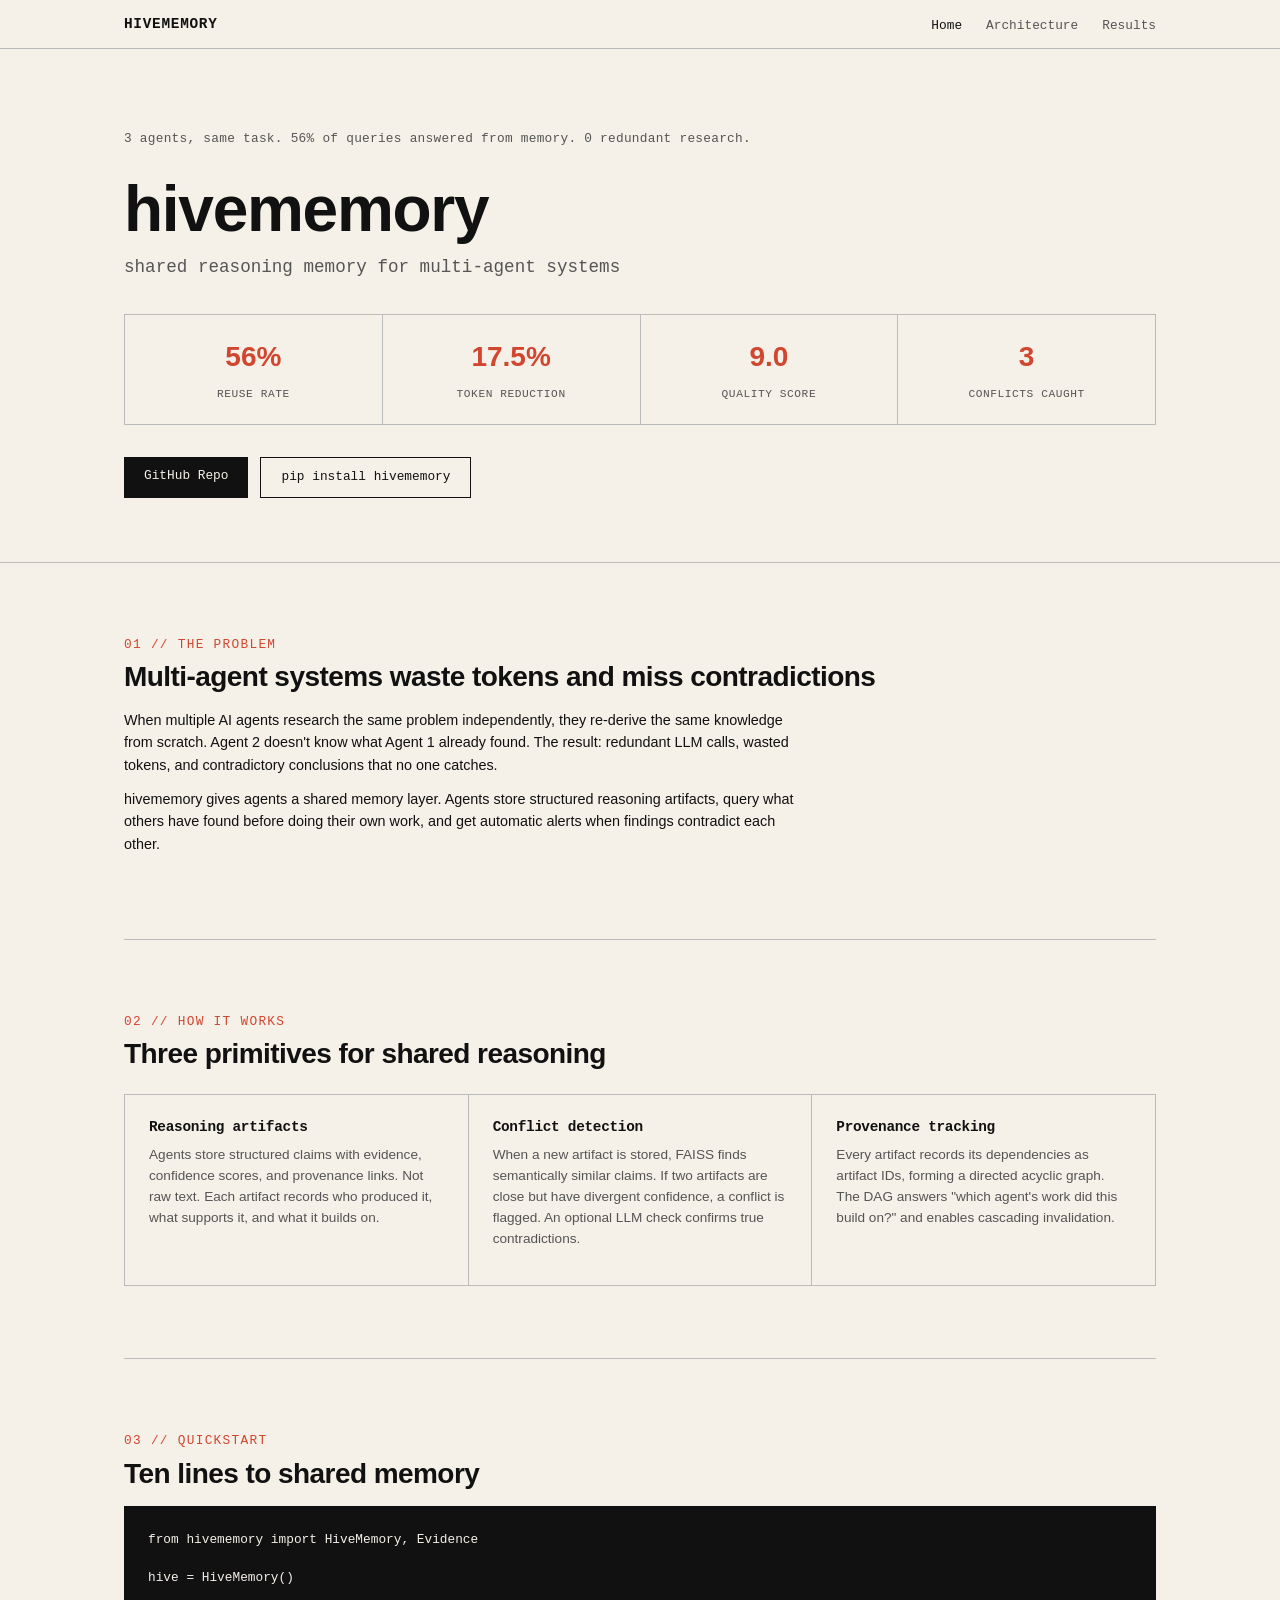
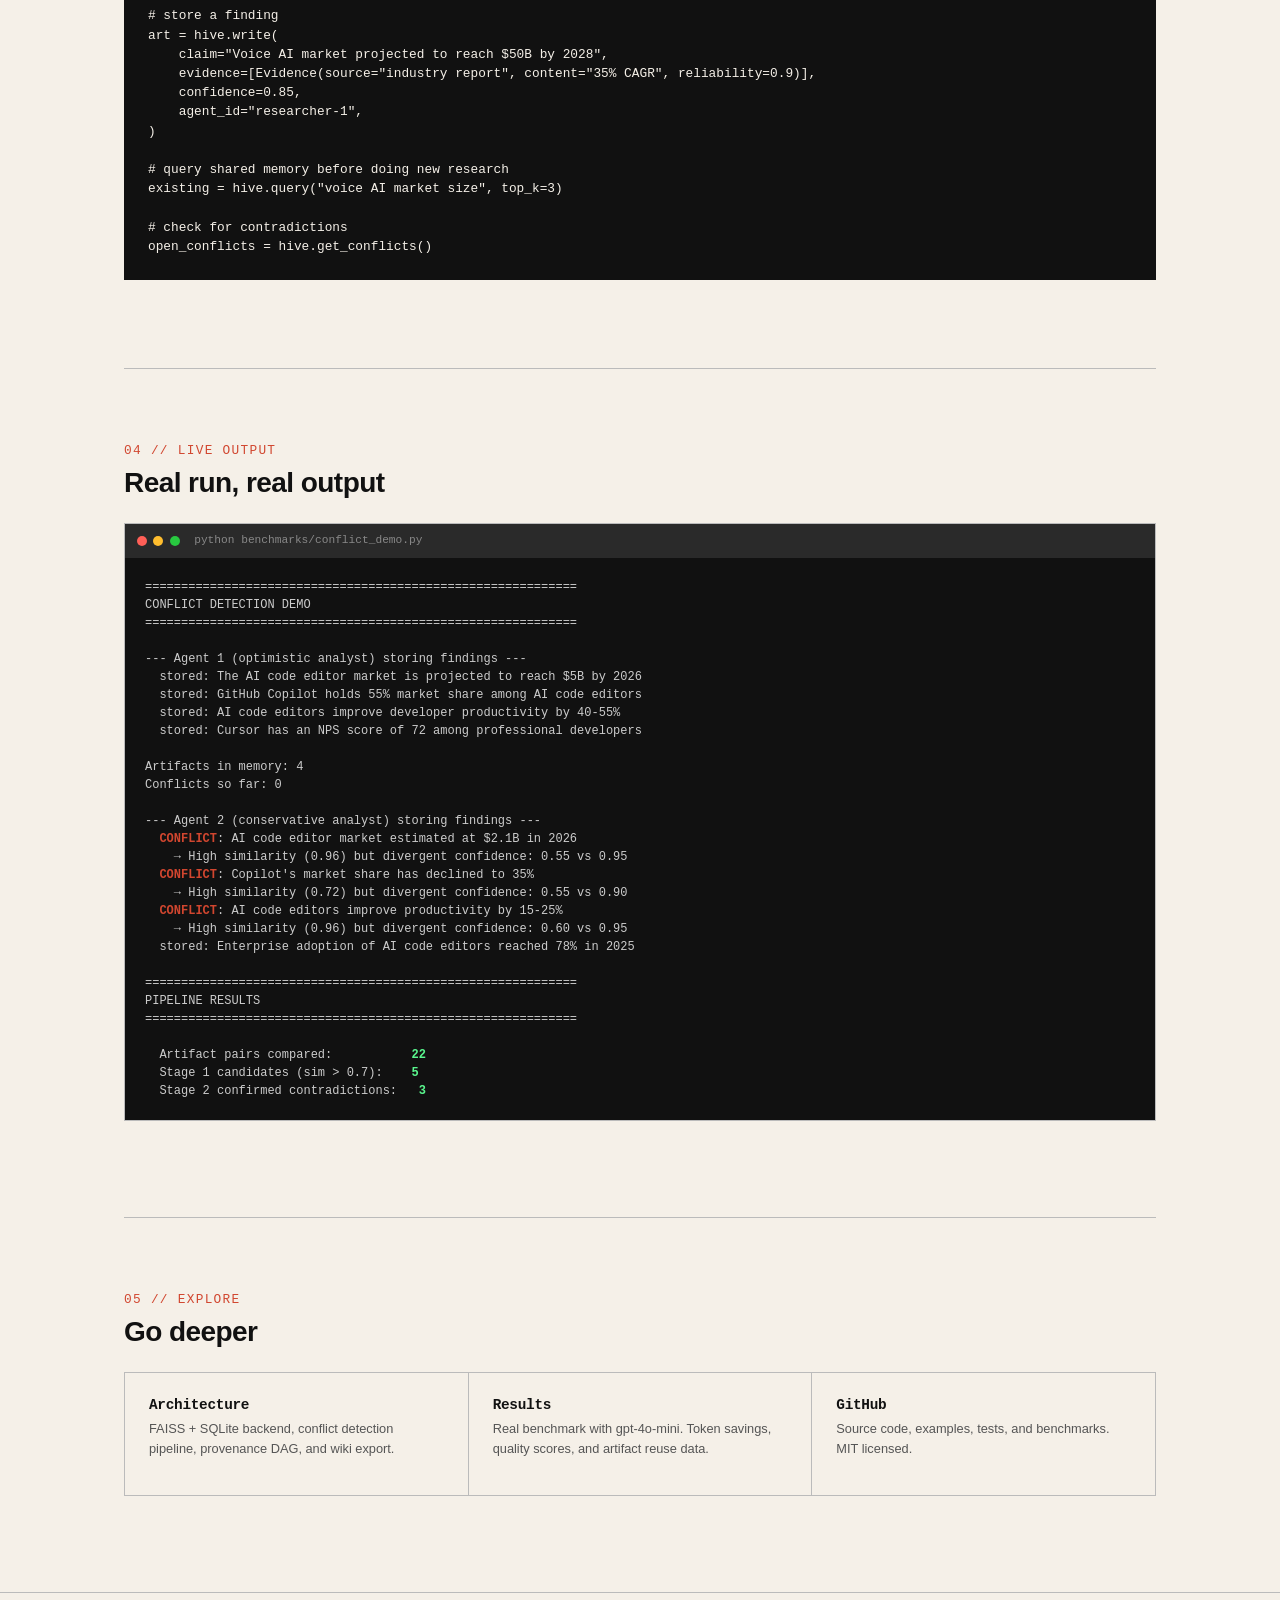
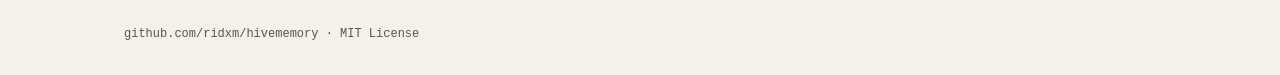
<file: docs/index.html>
<!DOCTYPE html>
<html lang="en">
<head>
  <meta charset="UTF-8">
  <meta name="viewport" content="width=device-width, initial-scale=1.0">
  <title>hivememory — shared reasoning memory for multi-agent systems</title>
  <link rel="stylesheet" href="style.css">
</head>
<body>

<nav>
  <div class="container">
    <a href="index.html" class="logo">HIVEMEMORY</a>
    <ul class="links">
      <li><a href="index.html" class="active">Home</a></li>
      <li><a href="architecture.html">Architecture</a></li>
      <li><a href="results.html">Results</a></li>
    </ul>
  </div>
</nav>

<div class="hero">
  <div class="container">
    <div class="hero-readout">
      <span class="readout-line">3 agents, same task. 56% of queries answered from memory. 0 redundant research.</span>
    </div>
    <h1>hivememory</h1>
    <p class="subline">shared reasoning memory for multi-agent systems</p>
    <div class="stats-grid hero-stats">
      <div class="stat-box">
        <span class="number">56%</span>
        <span class="label">reuse rate</span>
      </div>
      <div class="stat-box">
        <span class="number">17.5%</span>
        <span class="label">token reduction</span>
      </div>
      <div class="stat-box">
        <span class="number">9.0</span>
        <span class="label">quality score</span>
      </div>
      <div class="stat-box">
        <span class="number">3</span>
        <span class="label">conflicts caught</span>
      </div>
    </div>
    <div class="hero-links">
      <a href="https://github.com/ridxm/hivememory" class="btn btn-primary">GitHub Repo</a>
      <a href="https://pypi.org/project/hivememory/" class="btn btn-secondary">pip install hivememory</a>
    </div>
  </div>
</div>

<div class="container">

  <section>
    <span class="section-label">01 // The Problem</span>
    <h2>Multi-agent systems waste tokens and miss contradictions</h2>
    <p>When multiple AI agents research the same problem independently, they re-derive the same knowledge from scratch. Agent 2 doesn't know what Agent 1 already found. The result: redundant LLM calls, wasted tokens, and contradictory conclusions that no one catches.</p>
    <p>hivememory gives agents a shared memory layer. Agents store structured reasoning artifacts, query what others have found before doing their own work, and get automatic alerts when findings contradict each other.</p>
  </section>

  <section>
    <span class="section-label">02 // How It Works</span>
    <h2>Three primitives for shared reasoning</h2>
    <div class="three-col">
      <div class="block">
        <h3>Reasoning artifacts</h3>
        <p>Agents store structured claims with evidence, confidence scores, and provenance links. Not raw text. Each artifact records who produced it, what supports it, and what it builds on.</p>
      </div>
      <div class="block">
        <h3>Conflict detection</h3>
        <p>When a new artifact is stored, FAISS finds semantically similar claims. If two artifacts are close but have divergent confidence, a conflict is flagged. An optional LLM check confirms true contradictions.</p>
      </div>
      <div class="block">
        <h3>Provenance tracking</h3>
        <p>Every artifact records its dependencies as artifact IDs, forming a directed acyclic graph. The DAG answers "which agent's work did this build on?" and enables cascading invalidation.</p>
      </div>
    </div>
  </section>

  <section>
    <span class="section-label">03 // Quickstart</span>
    <h2>Ten lines to shared memory</h2>
    <pre>from hivememory import HiveMemory, Evidence

hive = HiveMemory()

# store a finding
art = hive.write(
    claim="Voice AI market projected to reach $50B by 2028",
    evidence=[Evidence(source="industry report", content="35% CAGR", reliability=0.9)],
    confidence=0.85,
    agent_id="researcher-1",
)

# query shared memory before doing new research
existing = hive.query("voice AI market size", top_k=3)

# check for contradictions
open_conflicts = hive.get_conflicts()</pre>
  </section>

  <section>
    <span class="section-label">04 // Live Output</span>
    <h2>Real run, real output</h2>
    <div class="terminal">
      <div class="terminal-bar">
        <span class="terminal-dot"></span>
        <span class="terminal-dot"></span>
        <span class="terminal-dot"></span>
        <span class="terminal-title">python benchmarks/conflict_demo.py</span>
      </div>
      <pre class="terminal-body">============================================================
CONFLICT DETECTION DEMO
============================================================

--- Agent 1 (optimistic analyst) storing findings ---
  stored: The AI code editor market is projected to reach $5B by 2026
  stored: GitHub Copilot holds 55% market share among AI code editors
  stored: AI code editors improve developer productivity by 40-55%
  stored: Cursor has an NPS score of 72 among professional developers

Artifacts in memory: 4
Conflicts so far: 0

--- Agent 2 (conservative analyst) storing findings ---
  <span class="t-conflict">CONFLICT</span>: AI code editor market estimated at $2.1B in 2026
    &rarr; High similarity (0.96) but divergent confidence: 0.55 vs 0.95
  <span class="t-conflict">CONFLICT</span>: Copilot's market share has declined to 35%
    &rarr; High similarity (0.72) but divergent confidence: 0.55 vs 0.90
  <span class="t-conflict">CONFLICT</span>: AI code editors improve productivity by 15-25%
    &rarr; High similarity (0.96) but divergent confidence: 0.60 vs 0.95
  stored: Enterprise adoption of AI code editors reached 78% in 2025

============================================================
PIPELINE RESULTS
============================================================

  Artifact pairs compared:           <span class="t-num">22</span>
  Stage 1 candidates (sim &gt; 0.7):    <span class="t-num">5</span>
  Stage 2 confirmed contradictions:   <span class="t-num">3</span></pre>
    </div>
  </section>

  <section>
    <span class="section-label">05 // Explore</span>
    <h2>Go deeper</h2>
    <div class="card-grid">
      <a href="architecture.html" class="card">
        <h3>Architecture</h3>
        <p>FAISS + SQLite backend, conflict detection pipeline, provenance DAG, and wiki export.</p>
      </a>
      <a href="results.html" class="card">
        <h3>Results</h3>
        <p>Real benchmark with gpt-4o-mini. Token savings, quality scores, and artifact reuse data.</p>
      </a>
      <a href="https://github.com/ridxm/hivememory" class="card">
        <h3>GitHub</h3>
        <p>Source code, examples, tests, and benchmarks. MIT licensed.</p>
      </a>
    </div>
  </section>

</div>

<footer>
  <div class="container">
    <div class="footer-left">
      <a href="https://github.com/ridxm/hivememory">github.com/ridxm/hivememory</a> &middot; MIT License
    </div>
  </div>
</footer>

</body>
</html>
</file>
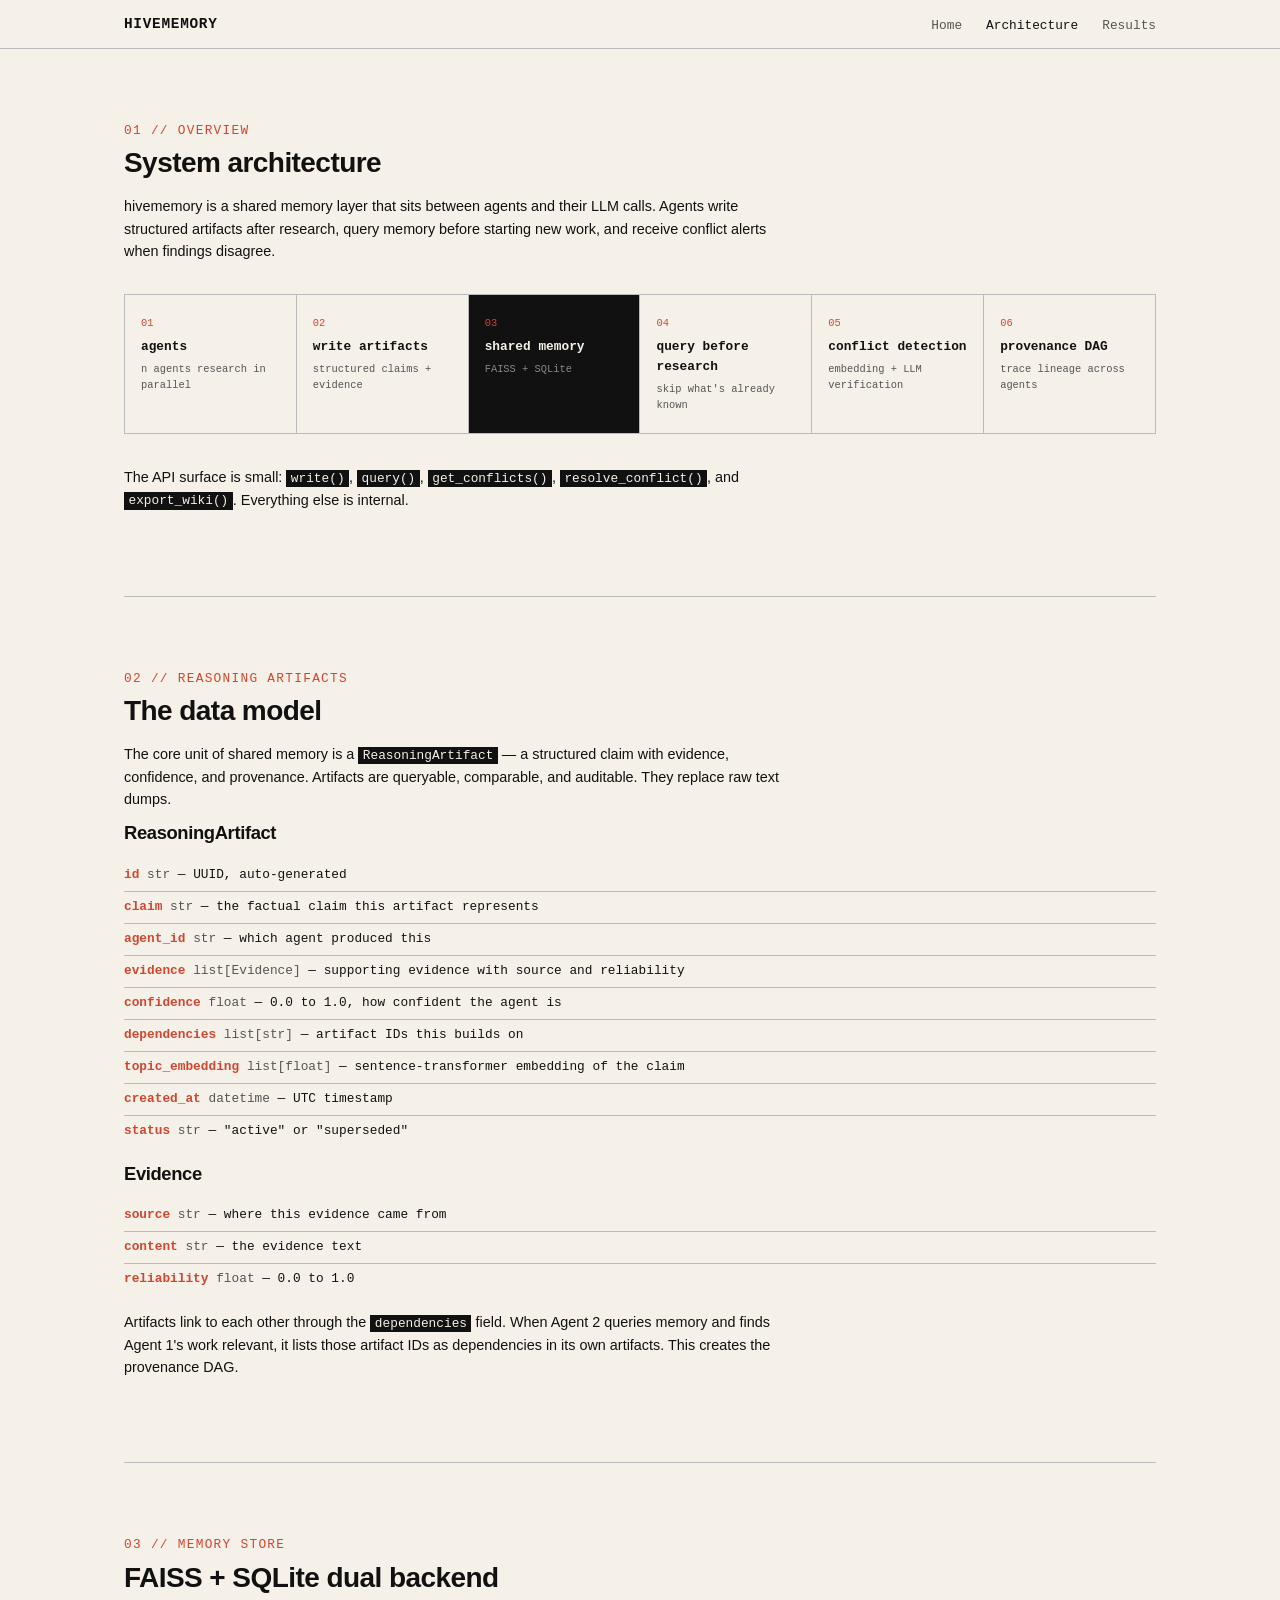
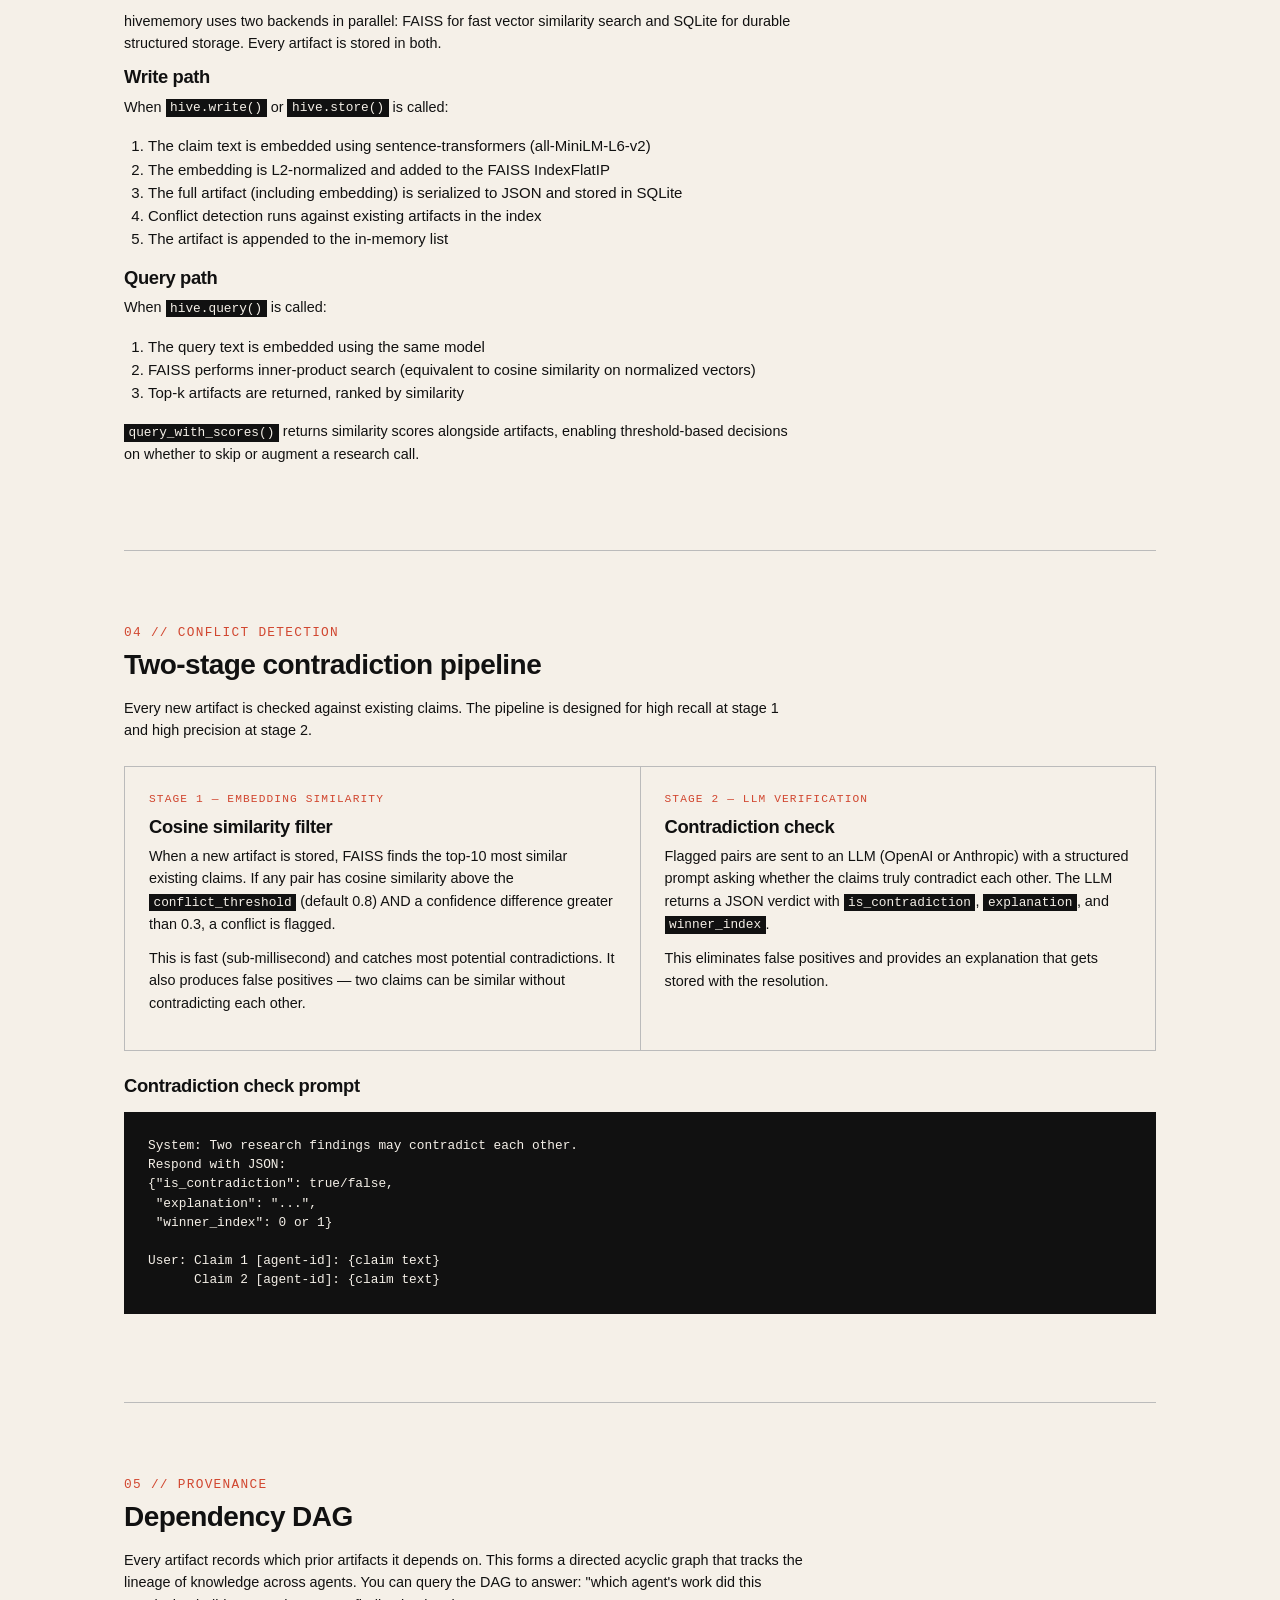
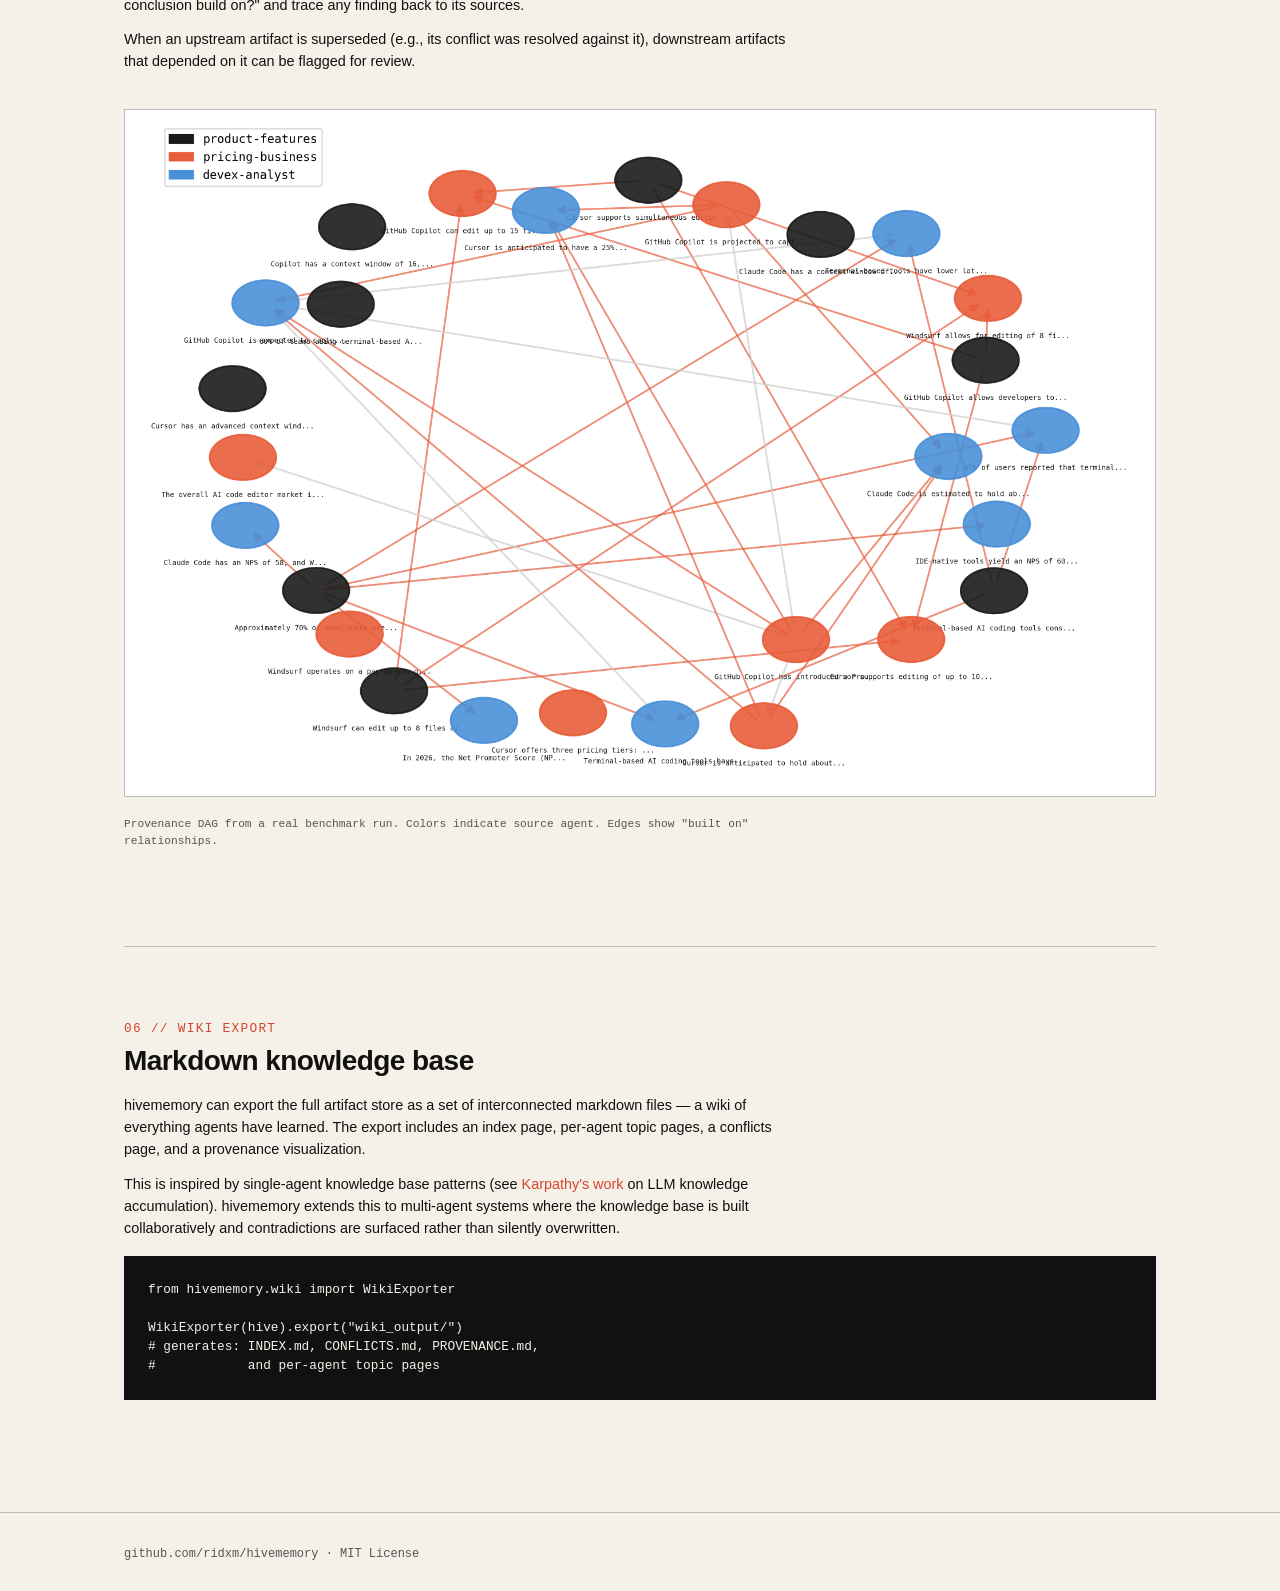
<file: docs/architecture.html>
<!DOCTYPE html>
<html lang="en">
<head>
  <meta charset="UTF-8">
  <meta name="viewport" content="width=device-width, initial-scale=1.0">
  <title>Architecture — hivememory</title>
  <link rel="stylesheet" href="style.css">
</head>
<body>

<nav>
  <div class="container">
    <a href="index.html" class="logo">HIVEMEMORY</a>
    <ul class="links">
      <li><a href="index.html">Home</a></li>
      <li><a href="architecture.html" class="active">Architecture</a></li>
      <li><a href="results.html">Results</a></li>
    </ul>
  </div>
</nav>

<div class="container">

  <section>
    <span class="section-label">01 // Overview</span>
    <h2>System architecture</h2>
    <p>hivememory is a shared memory layer that sits between agents and their LLM calls. Agents write structured artifacts after research, query memory before starting new work, and receive conflict alerts when findings disagree.</p>
    <div class="pipeline-flow">
      <div class="pipeline-step">
        <span class="pipeline-step-num">01</span>
        <span class="pipeline-step-title">agents</span>
        <span class="pipeline-step-desc">n agents research in parallel</span>
      </div>
      <div class="pipeline-sep">&rarr;</div>
      <div class="pipeline-step">
        <span class="pipeline-step-num">02</span>
        <span class="pipeline-step-title">write artifacts</span>
        <span class="pipeline-step-desc">structured claims + evidence</span>
      </div>
      <div class="pipeline-sep">&rarr;</div>
      <div class="pipeline-step active">
        <span class="pipeline-step-num">03</span>
        <span class="pipeline-step-title">shared memory</span>
        <span class="pipeline-step-desc">FAISS + SQLite</span>
      </div>
      <div class="pipeline-sep">&rarr;</div>
      <div class="pipeline-step">
        <span class="pipeline-step-num">04</span>
        <span class="pipeline-step-title">query before research</span>
        <span class="pipeline-step-desc">skip what's already known</span>
      </div>
      <div class="pipeline-sep">&rarr;</div>
      <div class="pipeline-step">
        <span class="pipeline-step-num">05</span>
        <span class="pipeline-step-title">conflict detection</span>
        <span class="pipeline-step-desc">embedding + LLM verification</span>
      </div>
      <div class="pipeline-sep">&rarr;</div>
      <div class="pipeline-step">
        <span class="pipeline-step-num">06</span>
        <span class="pipeline-step-title">provenance DAG</span>
        <span class="pipeline-step-desc">trace lineage across agents</span>
      </div>
    </div>
    <p>The API surface is small: <code>write()</code>, <code>query()</code>, <code>get_conflicts()</code>, <code>resolve_conflict()</code>, and <code>export_wiki()</code>. Everything else is internal.</p>
  </section>

  <section>
    <span class="section-label">02 // Reasoning Artifacts</span>
    <h2>The data model</h2>
    <p>The core unit of shared memory is a <code>ReasoningArtifact</code> — a structured claim with evidence, confidence, and provenance. Artifacts are queryable, comparable, and auditable. They replace raw text dumps.</p>

    <h3>ReasoningArtifact</h3>
    <ul class="field-list">
      <li><span class="field-name">id</span> <span class="field-type">str</span> — UUID, auto-generated</li>
      <li><span class="field-name">claim</span> <span class="field-type">str</span> — the factual claim this artifact represents</li>
      <li><span class="field-name">agent_id</span> <span class="field-type">str</span> — which agent produced this</li>
      <li><span class="field-name">evidence</span> <span class="field-type">list[Evidence]</span> — supporting evidence with source and reliability</li>
      <li><span class="field-name">confidence</span> <span class="field-type">float</span> — 0.0 to 1.0, how confident the agent is</li>
      <li><span class="field-name">dependencies</span> <span class="field-type">list[str]</span> — artifact IDs this builds on</li>
      <li><span class="field-name">topic_embedding</span> <span class="field-type">list[float]</span> — sentence-transformer embedding of the claim</li>
      <li><span class="field-name">created_at</span> <span class="field-type">datetime</span> — UTC timestamp</li>
      <li><span class="field-name">status</span> <span class="field-type">str</span> — "active" or "superseded"</li>
    </ul>

    <h3>Evidence</h3>
    <ul class="field-list">
      <li><span class="field-name">source</span> <span class="field-type">str</span> — where this evidence came from</li>
      <li><span class="field-name">content</span> <span class="field-type">str</span> — the evidence text</li>
      <li><span class="field-name">reliability</span> <span class="field-type">float</span> — 0.0 to 1.0</li>
    </ul>

    <p>Artifacts link to each other through the <code>dependencies</code> field. When Agent 2 queries memory and finds Agent 1's work relevant, it lists those artifact IDs as dependencies in its own artifacts. This creates the provenance DAG.</p>
  </section>

  <section>
    <span class="section-label">03 // Memory Store</span>
    <h2>FAISS + SQLite dual backend</h2>
    <p>hivememory uses two backends in parallel: FAISS for fast vector similarity search and SQLite for durable structured storage. Every artifact is stored in both.</p>

    <h3>Write path</h3>
    <p>When <code>hive.write()</code> or <code>hive.store()</code> is called:</p>
    <ol style="margin: 1rem 0 1rem 1.5rem; max-width: 680px;">
      <li>The claim text is embedded using sentence-transformers (all-MiniLM-L6-v2)</li>
      <li>The embedding is L2-normalized and added to the FAISS IndexFlatIP</li>
      <li>The full artifact (including embedding) is serialized to JSON and stored in SQLite</li>
      <li>Conflict detection runs against existing artifacts in the index</li>
      <li>The artifact is appended to the in-memory list</li>
    </ol>

    <h3>Query path</h3>
    <p>When <code>hive.query()</code> is called:</p>
    <ol style="margin: 1rem 0 1rem 1.5rem; max-width: 680px;">
      <li>The query text is embedded using the same model</li>
      <li>FAISS performs inner-product search (equivalent to cosine similarity on normalized vectors)</li>
      <li>Top-k artifacts are returned, ranked by similarity</li>
    </ol>
    <p><code>query_with_scores()</code> returns similarity scores alongside artifacts, enabling threshold-based decisions on whether to skip or augment a research call.</p>
  </section>

  <section>
    <span class="section-label">04 // Conflict Detection</span>
    <h2>Two-stage contradiction pipeline</h2>
    <p>Every new artifact is checked against existing claims. The pipeline is designed for high recall at stage 1 and high precision at stage 2.</p>

    <div class="pipeline">
      <div class="stage">
        <span class="stage-label">Stage 1 — Embedding Similarity</span>
        <h3>Cosine similarity filter</h3>
        <p>When a new artifact is stored, FAISS finds the top-10 most similar existing claims. If any pair has cosine similarity above the <code>conflict_threshold</code> (default 0.8) AND a confidence difference greater than 0.3, a conflict is flagged.</p>
        <p>This is fast (sub-millisecond) and catches most potential contradictions. It also produces false positives — two claims can be similar without contradicting each other.</p>
      </div>
      <div class="stage">
        <span class="stage-label">Stage 2 — LLM Verification</span>
        <h3>Contradiction check</h3>
        <p>Flagged pairs are sent to an LLM (OpenAI or Anthropic) with a structured prompt asking whether the claims truly contradict each other. The LLM returns a JSON verdict with <code>is_contradiction</code>, <code>explanation</code>, and <code>winner_index</code>.</p>
        <p>This eliminates false positives and provides an explanation that gets stored with the resolution.</p>
      </div>
    </div>

    <h3>Contradiction check prompt</h3>
    <pre>System: Two research findings may contradict each other.
Respond with JSON:
{"is_contradiction": true/false,
 "explanation": "...",
 "winner_index": 0 or 1}

User: Claim 1 [agent-id]: {claim text}
      Claim 2 [agent-id]: {claim text}</pre>
  </section>

  <section>
    <span class="section-label">05 // Provenance</span>
    <h2>Dependency DAG</h2>
    <p>Every artifact records which prior artifacts it depends on. This forms a directed acyclic graph that tracks the lineage of knowledge across agents. You can query the DAG to answer: "which agent's work did this conclusion build on?" and trace any finding back to its sources.</p>
    <p>When an upstream artifact is superseded (e.g., its conflict was resolved against it), downstream artifacts that depended on it can be flagged for review.</p>
    <img src="screenshots/provenance_dag.png" alt="Provenance DAG from a real benchmark run" class="chart chart-wide">
    <p class="chart-caption">Provenance DAG from a real benchmark run. Colors indicate source agent. Edges show "built on" relationships.</p>
  </section>

  <section>
    <span class="section-label">06 // Wiki Export</span>
    <h2>Markdown knowledge base</h2>
    <p>hivememory can export the full artifact store as a set of interconnected markdown files — a wiki of everything agents have learned. The export includes an index page, per-agent topic pages, a conflicts page, and a provenance visualization.</p>
    <p>This is inspired by single-agent knowledge base patterns (see <a href="https://karpathy.ai">Karpathy's work</a> on LLM knowledge accumulation). hivememory extends this to multi-agent systems where the knowledge base is built collaboratively and contradictions are surfaced rather than silently overwritten.</p>
    <pre>from hivememory.wiki import WikiExporter

WikiExporter(hive).export("wiki_output/")
# generates: INDEX.md, CONFLICTS.md, PROVENANCE.md,
#            and per-agent topic pages</pre>
  </section>

</div>

<footer>
  <div class="container">
    <div class="footer-left">
      <a href="https://github.com/ridxm/hivememory">github.com/ridxm/hivememory</a> &middot; MIT License
    </div>
  </div>
</footer>

</body>
</html>
</file>
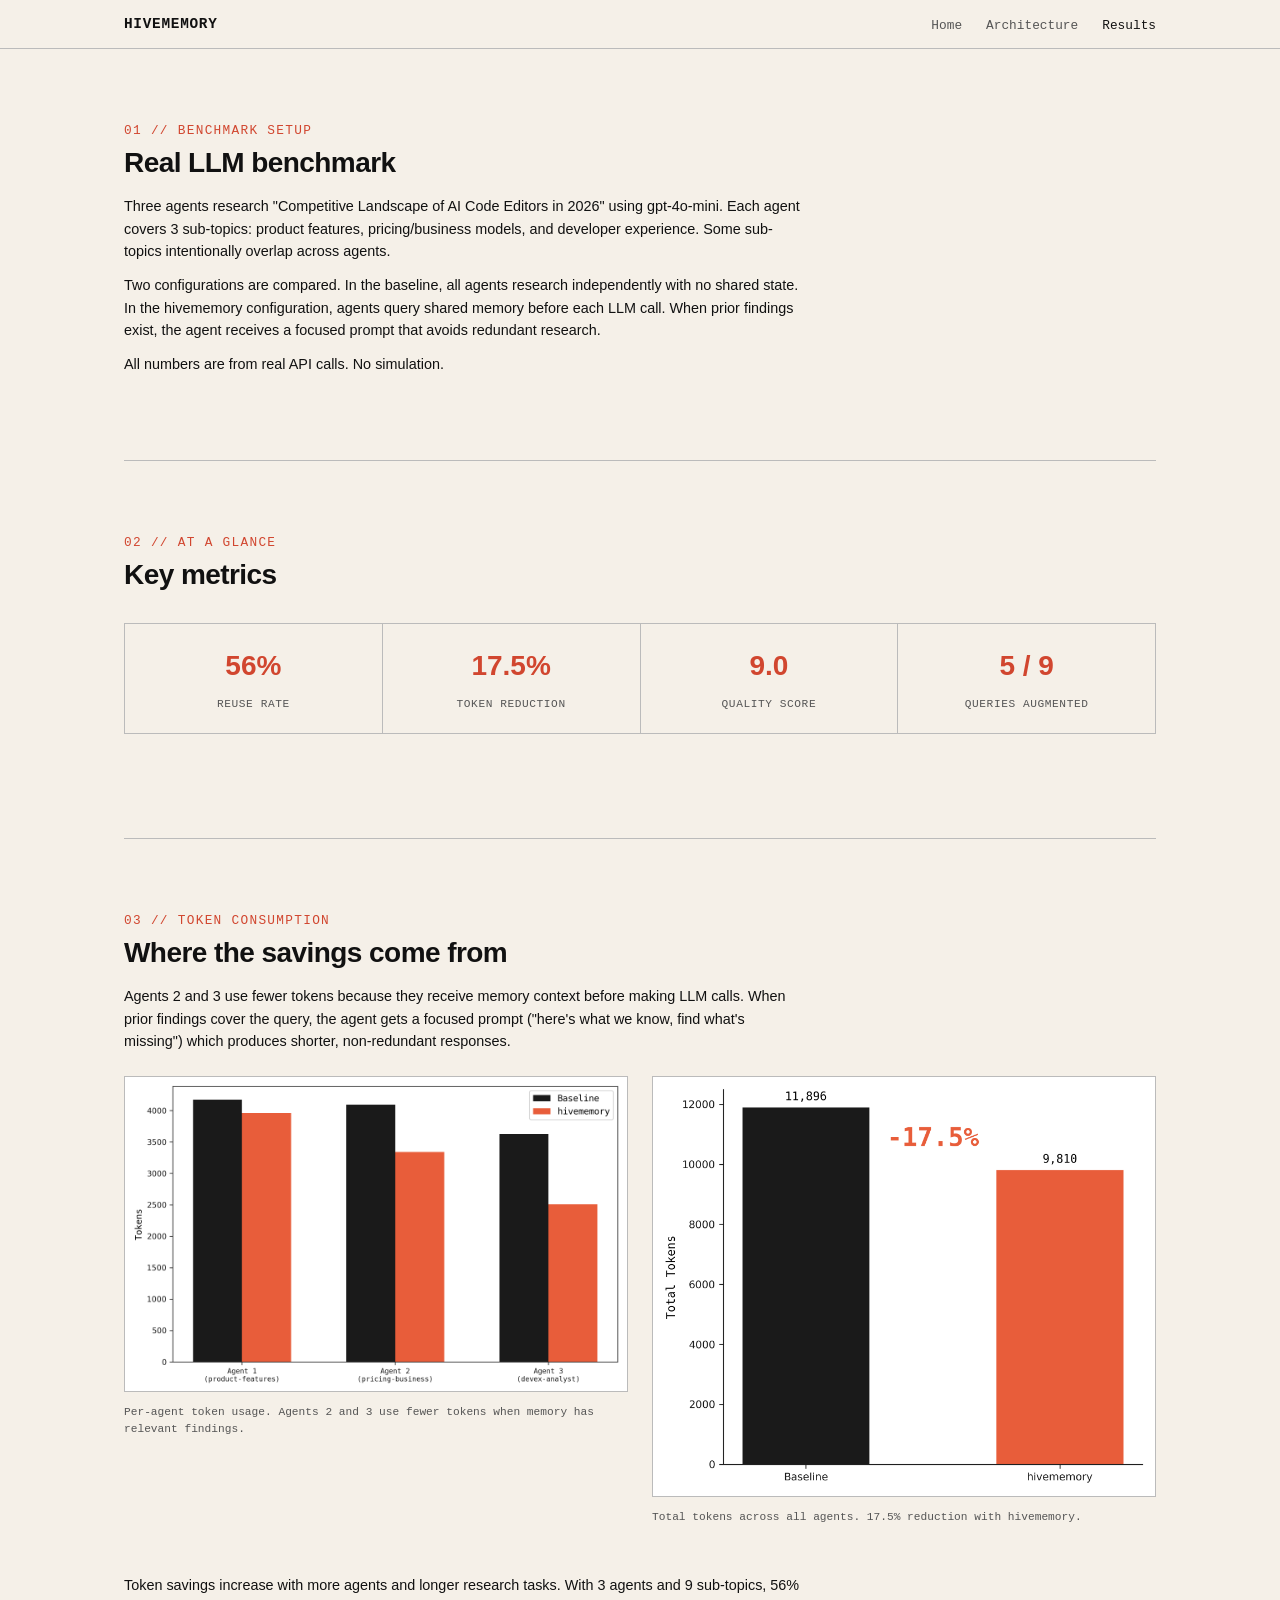
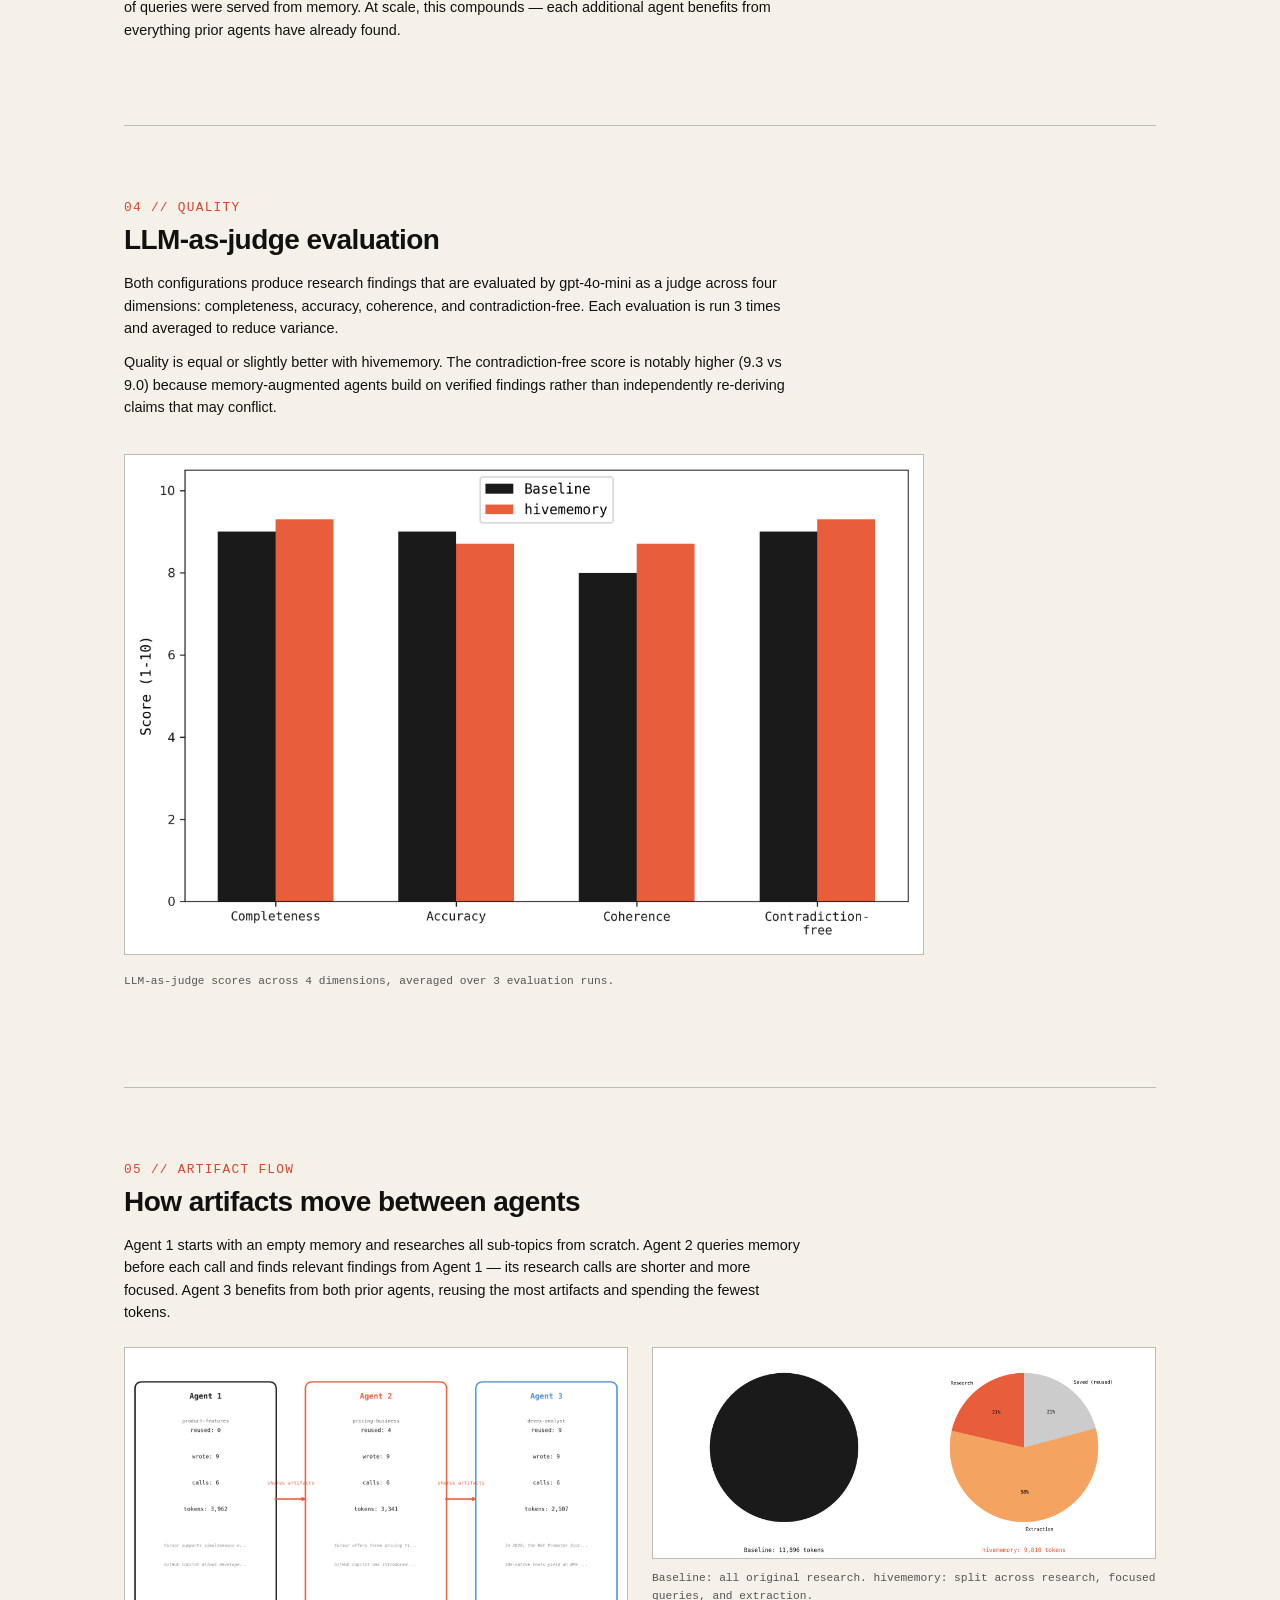
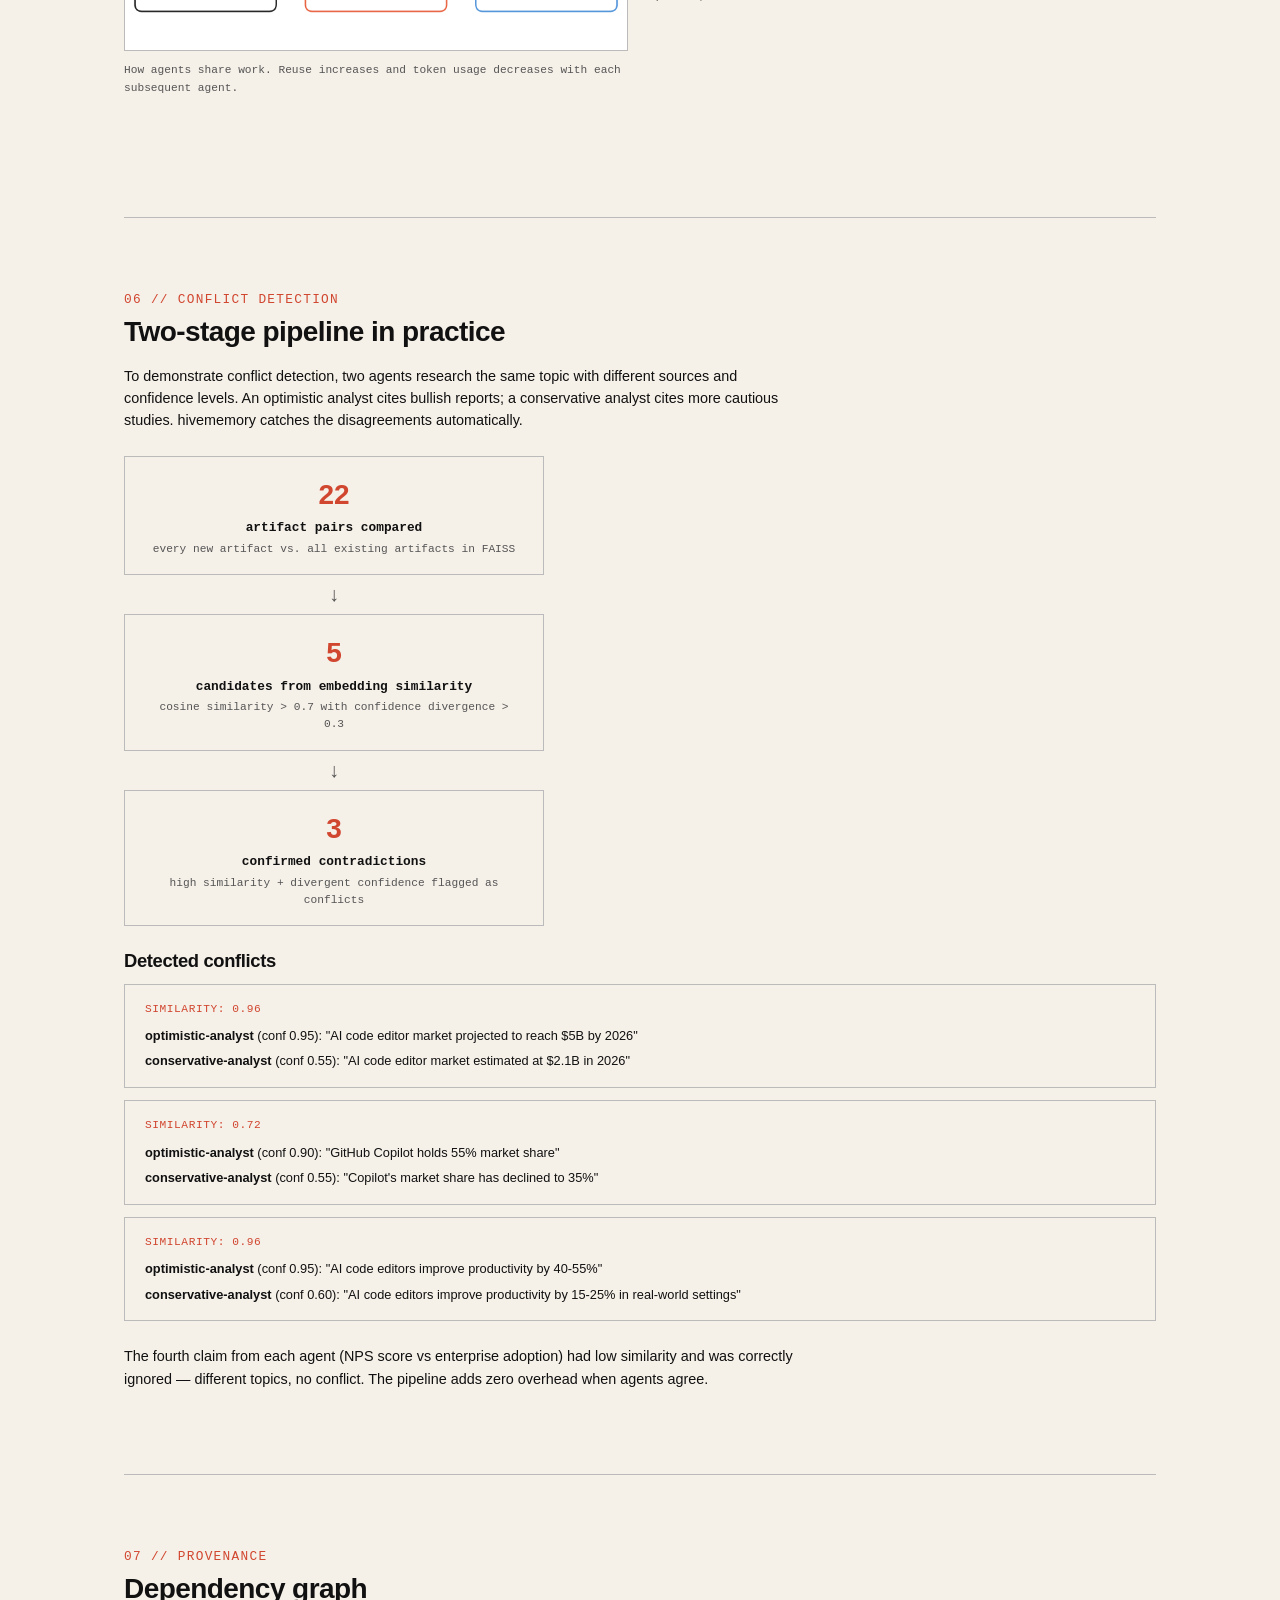
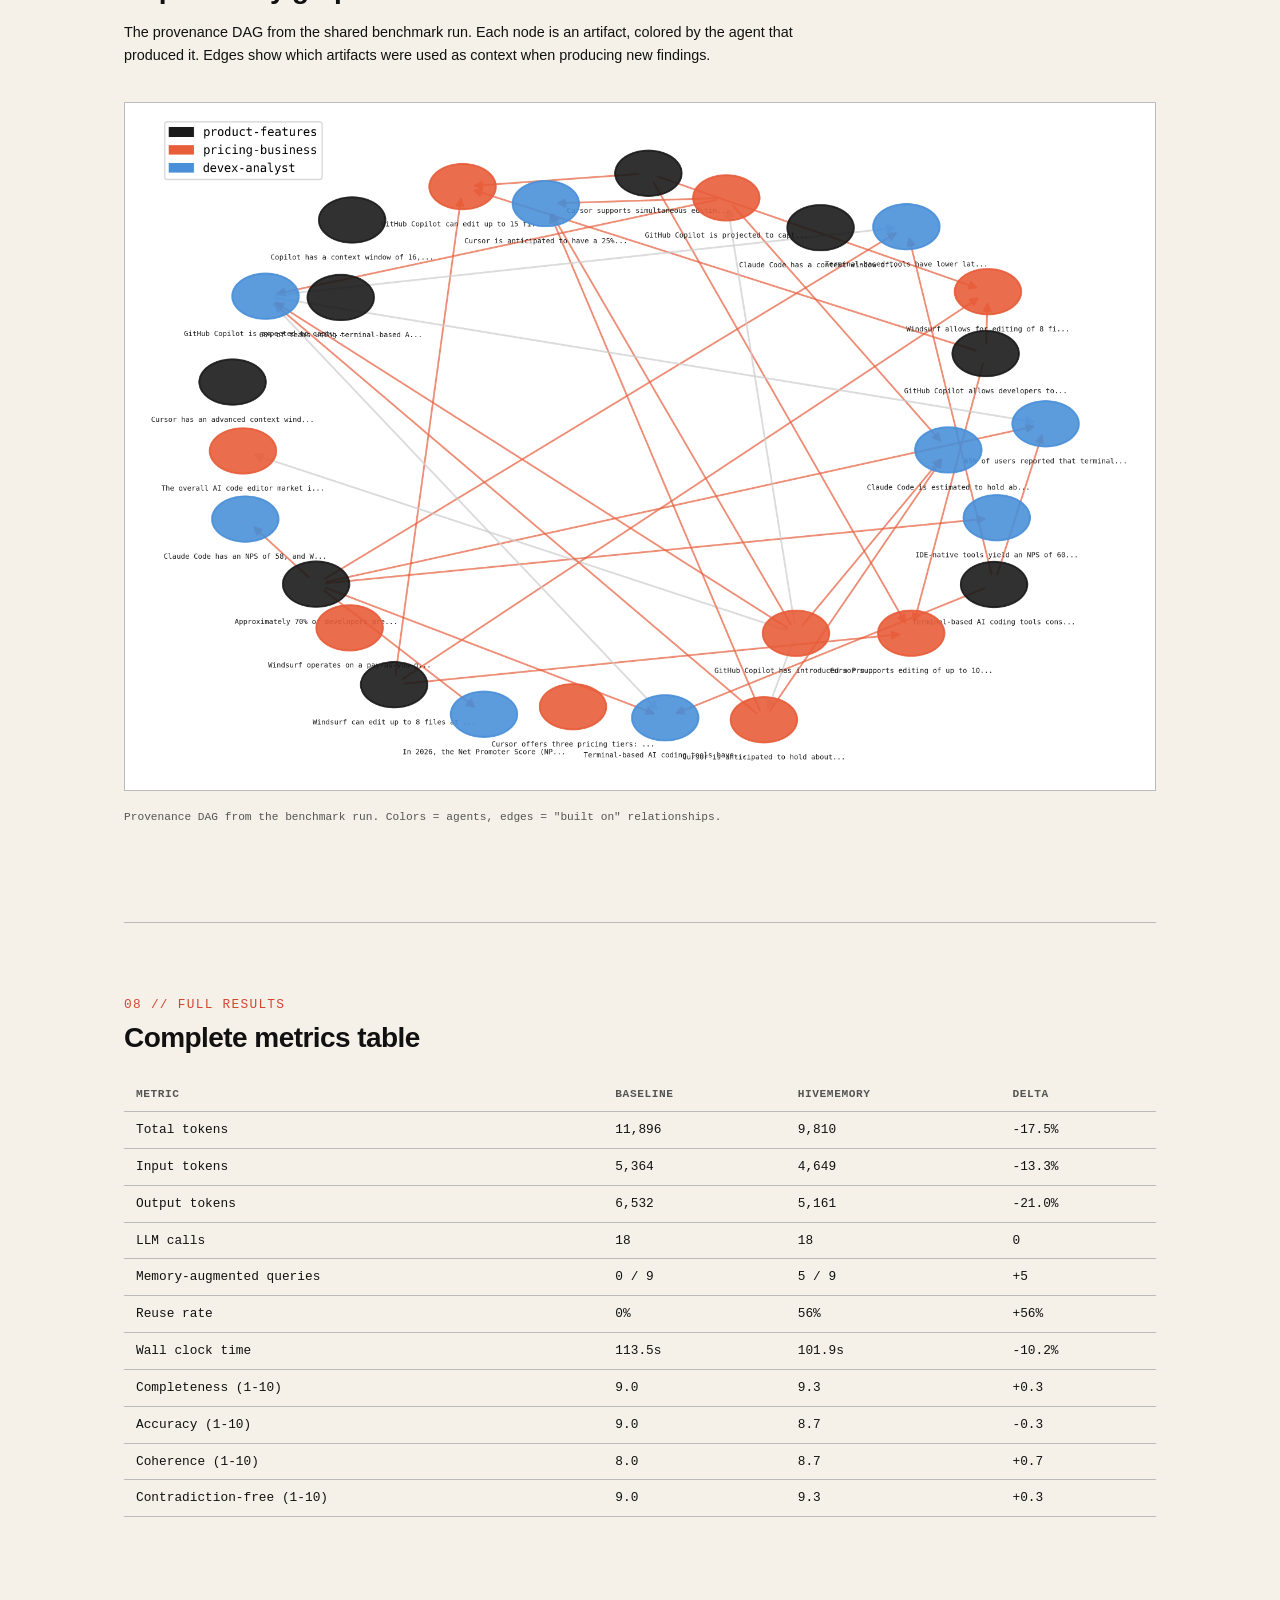
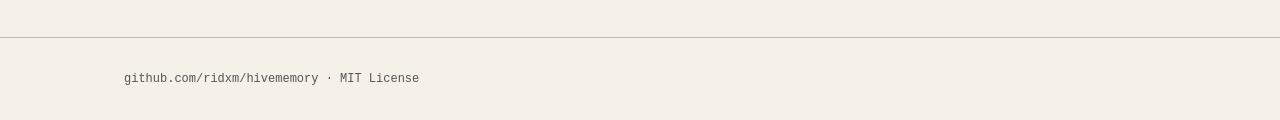
<file: docs/results.html>
<!DOCTYPE html>
<html lang="en">
<head>
  <meta charset="UTF-8">
  <meta name="viewport" content="width=device-width, initial-scale=1.0">
  <title>Results — hivememory</title>
  <link rel="stylesheet" href="style.css">
</head>
<body>

<nav>
  <div class="container">
    <a href="index.html" class="logo">HIVEMEMORY</a>
    <ul class="links">
      <li><a href="index.html">Home</a></li>
      <li><a href="architecture.html">Architecture</a></li>
      <li><a href="results.html" class="active">Results</a></li>
    </ul>
  </div>
</nav>

<div class="container">

  <section>
    <span class="section-label">01 // Benchmark Setup</span>
    <h2>Real LLM benchmark</h2>
    <p>Three agents research "Competitive Landscape of AI Code Editors in 2026" using gpt-4o-mini. Each agent covers 3 sub-topics: product features, pricing/business models, and developer experience. Some sub-topics intentionally overlap across agents.</p>
    <p>Two configurations are compared. In the baseline, all agents research independently with no shared state. In the hivememory configuration, agents query shared memory before each LLM call. When prior findings exist, the agent receives a focused prompt that avoids redundant research.</p>
    <p>All numbers are from real API calls. No simulation.</p>
  </section>

  <section>
    <span class="section-label">02 // At a Glance</span>
    <h2>Key metrics</h2>
    <div class="stats-grid">
      <div class="stat-box">
        <span class="number">56%</span>
        <span class="label">reuse rate</span>
      </div>
      <div class="stat-box">
        <span class="number">17.5%</span>
        <span class="label">token reduction</span>
      </div>
      <div class="stat-box">
        <span class="number">9.0</span>
        <span class="label">quality score</span>
      </div>
      <div class="stat-box">
        <span class="number">5 / 9</span>
        <span class="label">queries augmented</span>
      </div>
    </div>
  </section>

  <section>
    <span class="section-label">03 // Token Consumption</span>
    <h2>Where the savings come from</h2>
    <p>Agents 2 and 3 use fewer tokens because they receive memory context before making LLM calls. When prior findings cover the query, the agent gets a focused prompt ("here's what we know, find what's missing") which produces shorter, non-redundant responses.</p>
    <div class="chart-pair">
      <div>
        <img src="screenshots/token_consumption_per_agent.png" alt="Token consumption per agent" class="chart">
        <p class="chart-caption">Per-agent token usage. Agents 2 and 3 use fewer tokens when memory has relevant findings.</p>
      </div>
      <div>
        <img src="screenshots/token_consumption_total.png" alt="Total token consumption" class="chart">
        <p class="chart-caption">Total tokens across all agents. 17.5% reduction with hivememory.</p>
      </div>
    </div>
    <p>Token savings increase with more agents and longer research tasks. With 3 agents and 9 sub-topics, 56% of queries were served from memory. At scale, this compounds — each additional agent benefits from everything prior agents have already found.</p>
  </section>

  <section>
    <span class="section-label">04 // Quality</span>
    <h2>LLM-as-judge evaluation</h2>
    <p>Both configurations produce research findings that are evaluated by gpt-4o-mini as a judge across four dimensions: completeness, accuracy, coherence, and contradiction-free. Each evaluation is run 3 times and averaged to reduce variance.</p>
    <p>Quality is equal or slightly better with hivememory. The contradiction-free score is notably higher (9.3 vs 9.0) because memory-augmented agents build on verified findings rather than independently re-deriving claims that may conflict.</p>
    <img src="screenshots/quality_comparison.png" alt="Quality comparison" class="chart">
    <p class="chart-caption">LLM-as-judge scores across 4 dimensions, averaged over 3 evaluation runs.</p>
  </section>

  <section>
    <span class="section-label">05 // Artifact Flow</span>
    <h2>How artifacts move between agents</h2>
    <p>Agent 1 starts with an empty memory and researches all sub-topics from scratch. Agent 2 queries memory before each call and finds relevant findings from Agent 1 — its research calls are shorter and more focused. Agent 3 benefits from both prior agents, reusing the most artifacts and spending the fewest tokens.</p>
    <div class="chart-pair">
      <div>
        <img src="screenshots/artifact_reuse_flow.png" alt="Artifact reuse flow" class="chart">
        <p class="chart-caption">How agents share work. Reuse increases and token usage decreases with each subsequent agent.</p>
      </div>
      <div>
        <img src="screenshots/token_breakdown_pie.png" alt="Token breakdown" class="chart">
        <p class="chart-caption">Baseline: all original research. hivememory: split across research, focused queries, and extraction.</p>
      </div>
    </div>
  </section>

  <section>
    <span class="section-label">06 // Conflict Detection</span>
    <h2>Two-stage pipeline in practice</h2>
    <p>To demonstrate conflict detection, two agents research the same topic with different sources and confidence levels. An optimistic analyst cites bullish reports; a conservative analyst cites more cautious studies. hivememory catches the disagreements automatically.</p>
    <div class="funnel">
      <div class="funnel-step">
        <span class="funnel-number">22</span>
        <span class="funnel-label">artifact pairs compared</span>
        <span class="funnel-desc">every new artifact vs. all existing artifacts in FAISS</span>
      </div>
      <div class="funnel-arrow">&darr;</div>
      <div class="funnel-step">
        <span class="funnel-number">5</span>
        <span class="funnel-label">candidates from embedding similarity</span>
        <span class="funnel-desc">cosine similarity &gt; 0.7 with confidence divergence &gt; 0.3</span>
      </div>
      <div class="funnel-arrow">&darr;</div>
      <div class="funnel-step">
        <span class="funnel-number">3</span>
        <span class="funnel-label">confirmed contradictions</span>
        <span class="funnel-desc">high similarity + divergent confidence flagged as conflicts</span>
      </div>
    </div>
    <div class="conflict-examples">
      <h3>Detected conflicts</h3>
      <div class="conflict-card">
        <span class="conflict-sim">similarity: 0.96</span>
        <div class="conflict-pair">
          <p><strong>optimistic-analyst</strong> (conf 0.95): "AI code editor market projected to reach $5B by 2026"</p>
          <p><strong>conservative-analyst</strong> (conf 0.55): "AI code editor market estimated at $2.1B in 2026"</p>
        </div>
      </div>
      <div class="conflict-card">
        <span class="conflict-sim">similarity: 0.72</span>
        <div class="conflict-pair">
          <p><strong>optimistic-analyst</strong> (conf 0.90): "GitHub Copilot holds 55% market share"</p>
          <p><strong>conservative-analyst</strong> (conf 0.55): "Copilot's market share has declined to 35%"</p>
        </div>
      </div>
      <div class="conflict-card">
        <span class="conflict-sim">similarity: 0.96</span>
        <div class="conflict-pair">
          <p><strong>optimistic-analyst</strong> (conf 0.95): "AI code editors improve productivity by 40-55%"</p>
          <p><strong>conservative-analyst</strong> (conf 0.60): "AI code editors improve productivity by 15-25% in real-world settings"</p>
        </div>
      </div>
    </div>
    <p>The fourth claim from each agent (NPS score vs enterprise adoption) had low similarity and was correctly ignored — different topics, no conflict. The pipeline adds zero overhead when agents agree.</p>
  </section>

  <section>
    <span class="section-label">07 // Provenance</span>
    <h2>Dependency graph</h2>
    <p>The provenance DAG from the shared benchmark run. Each node is an artifact, colored by the agent that produced it. Edges show which artifacts were used as context when producing new findings.</p>
    <img src="screenshots/provenance_dag.png" alt="Provenance DAG" class="chart chart-wide">
    <p class="chart-caption">Provenance DAG from the benchmark run. Colors = agents, edges = "built on" relationships.</p>
  </section>

  <section>
    <span class="section-label">08 // Full Results</span>
    <h2>Complete metrics table</h2>
    <table>
      <thead>
        <tr>
          <th>Metric</th>
          <th>Baseline</th>
          <th>hivememory</th>
          <th>Delta</th>
        </tr>
      </thead>
      <tbody>
        <tr>
          <td>Total tokens</td>
          <td>11,896</td>
          <td>9,810</td>
          <td>-17.5%</td>
        </tr>
        <tr>
          <td>Input tokens</td>
          <td>5,364</td>
          <td>4,649</td>
          <td>-13.3%</td>
        </tr>
        <tr>
          <td>Output tokens</td>
          <td>6,532</td>
          <td>5,161</td>
          <td>-21.0%</td>
        </tr>
        <tr>
          <td>LLM calls</td>
          <td>18</td>
          <td>18</td>
          <td>0</td>
        </tr>
        <tr>
          <td>Memory-augmented queries</td>
          <td>0 / 9</td>
          <td>5 / 9</td>
          <td>+5</td>
        </tr>
        <tr>
          <td>Reuse rate</td>
          <td>0%</td>
          <td>56%</td>
          <td>+56%</td>
        </tr>
        <tr>
          <td>Wall clock time</td>
          <td>113.5s</td>
          <td>101.9s</td>
          <td>-10.2%</td>
        </tr>
        <tr>
          <td>Completeness (1-10)</td>
          <td>9.0</td>
          <td>9.3</td>
          <td>+0.3</td>
        </tr>
        <tr>
          <td>Accuracy (1-10)</td>
          <td>9.0</td>
          <td>8.7</td>
          <td>-0.3</td>
        </tr>
        <tr>
          <td>Coherence (1-10)</td>
          <td>8.0</td>
          <td>8.7</td>
          <td>+0.7</td>
        </tr>
        <tr>
          <td>Contradiction-free (1-10)</td>
          <td>9.0</td>
          <td>9.3</td>
          <td>+0.3</td>
        </tr>
      </tbody>
    </table>
  </section>

</div>

<footer>
  <div class="container">
    <div class="footer-left">
      <a href="https://github.com/ridxm/hivememory">github.com/ridxm/hivememory</a> &middot; MIT License
    </div>
  </div>
</footer>

</body>
</html>
</file>
<file: docs/style.css>
/* ── reset & base ──────────────────────────────────────── */
*, *::before, *::after { margin: 0; padding: 0; box-sizing: border-box; }

:root {
  --bg: #F5F0E8;
  --text: #111;
  --accent: #D1462F;
  --code-bg: #111;
  --code-text: #F5F0E8;
  --border: #bbb;
  --muted: #555;
  --section-gap: 4.5rem;
}

html { scroll-behavior: smooth; }

body {
  font-family: "Space Mono", -apple-system, BlinkMacSystemFont, "Segoe UI", Helvetica, Arial, sans-serif;
  background: var(--bg);
  color: var(--text);
  line-height: 1.55;
  font-size: 15px;
  -webkit-font-smoothing: antialiased;
}

/* ── typography ────────────────────────────────────────── */
@import url('https://fonts.googleapis.com/css2?family=Space+Grotesk:wght@400;600;700&family=Space+Mono:wght@400;700&display=swap');

h1, h2, h3, h4 {
  font-family: "Space Grotesk", sans-serif;
  font-weight: 700;
  letter-spacing: -0.02em;
  line-height: 1.15;
}

h1 { font-size: 3.5rem; }
h2 { font-size: 1.75rem; margin-bottom: 1rem; }
h3 { font-size: 1.15rem; margin-bottom: 0.5rem; }

.section-label {
  font-family: "Space Mono", monospace;
  font-size: 0.8rem;
  color: var(--accent);
  text-transform: uppercase;
  letter-spacing: 0.1em;
  margin-bottom: 0.4rem;
  display: block;
}

p { max-width: 680px; margin-bottom: 0.75rem; font-size: 0.9rem; }
a { color: var(--accent); text-decoration: none; }
a:hover { text-decoration: underline; }

/* ── layout ────────────────────────────────────────────── */
.container {
  max-width: 1080px;
  margin: 0 auto;
  padding: 0 1.5rem;
}

section {
  padding: var(--section-gap) 0;
  border-bottom: 1px solid var(--border);
}

section:last-of-type { border-bottom: none; }

/* ── nav ───────────────────────────────────────────────── */
nav {
  position: sticky;
  top: 0;
  background: var(--bg);
  border-bottom: 1px solid var(--border);
  z-index: 100;
  padding: 0.75rem 0;
}

nav .container {
  display: flex;
  justify-content: space-between;
  align-items: center;
}

nav .logo {
  font-family: "Space Mono", monospace;
  font-weight: 700;
  font-size: 0.9rem;
  color: var(--text);
  text-decoration: none;
  letter-spacing: 0.05em;
}

nav .links {
  display: flex;
  gap: 1.5rem;
  list-style: none;
}

nav .links a {
  font-family: "Space Mono", monospace;
  font-size: 0.8rem;
  color: var(--muted);
  text-decoration: none;
  transition: color 0.15s;
}

nav .links a:hover,
nav .links a.active {
  color: var(--text);
}

/* ── hero ──────────────────────────────────────────────── */
.hero {
  padding: 5rem 0 4rem;
  border-bottom: 1px solid var(--border);
}

.hero-readout {
  margin-bottom: 1.5rem;
}

.readout-line {
  font-family: "Space Mono", monospace;
  font-size: 0.8rem;
  color: var(--muted);
  letter-spacing: 0.02em;
  display: block;
}

.hero h1 {
  font-size: 4rem;
  margin-bottom: 0.5rem;
}

.hero .subline {
  font-size: 1.1rem;
  color: var(--muted);
  margin-bottom: 1.5rem;
  max-width: 500px;
  font-family: "Space Mono", monospace;
}

.hero-stats {
  margin: 1.5rem 0;
}

.hero-links {
  display: flex;
  gap: 0.75rem;
  flex-wrap: wrap;
}

.btn {
  font-family: "Space Mono", monospace;
  font-size: 0.8rem;
  padding: 0.6rem 1.25rem;
  text-decoration: none;
  display: inline-block;
  transition: opacity 0.15s;
}

.btn:hover { text-decoration: none; opacity: 0.85; }

.btn-primary {
  background: var(--text);
  color: var(--bg);
}

.btn-secondary {
  background: transparent;
  color: var(--text);
  border: 1px solid var(--text);
}

/* ── stat boxes ────────────────────────────────────────── */
.stats-grid {
  display: grid;
  grid-template-columns: repeat(4, 1fr);
  gap: 1px;
  background: var(--border);
  border: 1px solid var(--border);
  margin: 2rem 0;
}

.stat-box {
  background: var(--bg);
  padding: 1.25rem 1rem;
  text-align: center;
}

.stat-box .number {
  font-family: "Space Grotesk", sans-serif;
  font-size: 1.75rem;
  font-weight: 700;
  color: var(--accent);
  display: block;
  margin-bottom: 0.15rem;
}

.stat-box .label {
  font-family: "Space Mono", monospace;
  font-size: 0.7rem;
  color: var(--muted);
  text-transform: uppercase;
  letter-spacing: 0.05em;
}

/* ── three-column blocks ───────────────────────────────── */
.three-col {
  display: grid;
  grid-template-columns: repeat(3, 1fr);
  gap: 1px;
  background: var(--border);
  border: 1px solid var(--border);
  margin-top: 1.5rem;
}

.block {
  background: var(--bg);
  padding: 1.5rem;
}

.block h3 {
  font-family: "Space Mono", monospace;
  font-size: 0.9rem;
  font-weight: 700;
}

.block p {
  font-size: 0.85rem;
  color: var(--muted);
}

/* ── code blocks ───────────────────────────────────────── */
pre {
  background: var(--code-bg);
  color: var(--code-text);
  font-family: "Space Mono", monospace;
  font-size: 0.8rem;
  line-height: 1.5;
  padding: 1.5rem;
  overflow-x: auto;
  margin: 1rem 0;
}

code {
  font-family: "Space Mono", monospace;
  font-size: 0.8rem;
}

p code, li code {
  background: var(--code-bg);
  color: var(--code-text);
  padding: 0.1em 0.35em;
  font-size: 0.8rem;
}

/* ── terminal ─────────────────────────────────────────── */
.terminal {
  border: 1px solid var(--border);
  margin: 1.5rem 0;
  overflow: hidden;
}

.terminal-bar {
  background: #2a2a2a;
  padding: 0.5rem 0.75rem;
  display: flex;
  align-items: center;
  gap: 0.4rem;
}

.terminal-dot {
  width: 10px;
  height: 10px;
  border-radius: 50%;
  background: #555;
  display: inline-block;
}

.terminal-dot:nth-child(1) { background: #ff5f57; }
.terminal-dot:nth-child(2) { background: #ffbd2e; }
.terminal-dot:nth-child(3) { background: #28c840; }

.terminal-title {
  font-family: "Space Mono", monospace;
  font-size: 0.7rem;
  color: #888;
  margin-left: 0.5rem;
}

.terminal-body {
  margin: 0;
  padding: 1.25rem;
  font-size: 0.75rem;
  line-height: 1.5;
  background: var(--code-bg);
  color: #ccc;
}

.t-conflict {
  color: var(--accent);
  font-weight: 700;
}

.t-num {
  color: #5af78e;
  font-weight: 700;
}

/* ── link cards ────────────────────────────────────────── */
.card-grid {
  display: grid;
  grid-template-columns: repeat(3, 1fr);
  gap: 1px;
  background: var(--border);
  border: 1px solid var(--border);
  margin-top: 1.5rem;
}

.card {
  background: var(--bg);
  padding: 1.5rem;
  text-decoration: none;
  color: var(--text);
  transition: background 0.15s;
  display: block;
}

.card:hover {
  background: #ede8df;
  text-decoration: none;
}

.card h3 {
  margin-bottom: 0.35rem;
  font-family: "Space Mono", monospace;
  font-size: 0.9rem;
}

.card p {
  font-size: 0.8rem;
  color: var(--muted);
}

/* ── images ────────────────────────────────────────────── */
.chart {
  width: 100%;
  max-width: 800px;
  margin: 1.5rem 0;
  border: 1px solid var(--border);
}

.chart-wide {
  max-width: 100%;
}

.chart-pair {
  display: grid;
  grid-template-columns: 1fr 1fr;
  gap: 1.5rem;
  margin: 1.5rem 0;
}

.chart-pair .chart {
  width: 100%;
  max-width: 100%;
  margin: 0 0 0.35rem 0;
}

.chart-pair .chart-caption {
  margin-top: 0;
}

.chart-caption {
  font-family: "Space Mono", monospace;
  font-size: 0.7rem;
  color: var(--muted);
  margin-top: -0.75rem;
  margin-bottom: 1.5rem;
}

/* ── pipeline flow (architecture) ─────────────────────── */
.pipeline-flow {
  display: flex;
  align-items: stretch;
  gap: 0;
  margin: 2rem 0;
  border: 1px solid var(--border);
  overflow-x: auto;
}

.pipeline-step {
  flex: 1;
  padding: 1.25rem 1rem;
  border-right: 1px solid var(--border);
  min-width: 120px;
}

.pipeline-step:last-child {
  border-right: none;
}

.pipeline-step.active {
  background: var(--code-bg);
  color: var(--code-text);
}

.pipeline-step.active .pipeline-step-desc {
  color: #888;
}

.pipeline-step-num {
  font-family: "Space Mono", monospace;
  font-size: 0.65rem;
  color: var(--accent);
  display: block;
  margin-bottom: 0.35rem;
}

.pipeline-step.active .pipeline-step-num {
  color: var(--accent);
}

.pipeline-step-title {
  font-family: "Space Mono", monospace;
  font-size: 0.8rem;
  font-weight: 700;
  display: block;
  margin-bottom: 0.25rem;
}

.pipeline-step-desc {
  font-family: "Space Mono", monospace;
  font-size: 0.65rem;
  color: var(--muted);
  display: block;
}

.pipeline-sep {
  display: none;
}

/* ── architecture diagram (legacy, keep for compat) ───── */
.diagram-box {
  background: var(--code-bg);
  color: var(--code-text);
  font-family: "Space Mono", monospace;
  font-size: 0.8rem;
  padding: 1.5rem;
  line-height: 1.7;
  overflow-x: auto;
  margin: 1.5rem 0;
}

/* ── data table ────────────────────────────────────────── */
table {
  width: 100%;
  border-collapse: collapse;
  margin: 1.5rem 0;
  font-size: 0.85rem;
}

th, td {
  text-align: left;
  padding: 0.5rem 0.75rem;
  border-bottom: 1px solid var(--border);
}

th {
  font-family: "Space Mono", monospace;
  font-size: 0.7rem;
  text-transform: uppercase;
  letter-spacing: 0.05em;
  color: var(--muted);
}

td {
  font-family: "Space Mono", monospace;
  font-size: 0.8rem;
}

/* ── fields list (architecture) ────────────────────────── */
.field-list {
  list-style: none;
  margin: 1rem 0;
}

.field-list li {
  font-family: "Space Mono", monospace;
  font-size: 0.8rem;
  padding: 0.35rem 0;
  border-bottom: 1px solid var(--border);
}

.field-list li:last-child { border-bottom: none; }

.field-name {
  color: var(--accent);
  font-weight: 700;
}

.field-type {
  color: var(--muted);
}

/* ── two-stage pipeline (conflict detection) ──────────── */
.pipeline {
  display: grid;
  grid-template-columns: 1fr 1fr;
  gap: 1px;
  background: var(--border);
  border: 1px solid var(--border);
  margin: 1.5rem 0;
}

.stage {
  background: var(--bg);
  padding: 1.5rem;
}

.stage-label {
  font-family: "Space Mono", monospace;
  font-size: 0.7rem;
  color: var(--accent);
  text-transform: uppercase;
  letter-spacing: 0.1em;
  margin-bottom: 0.5rem;
  display: block;
}

/* ── conflict funnel ──────────────────────────────────── */
.funnel {
  max-width: 420px;
  margin: 1.5rem 0;
}

.funnel-step {
  border: 1px solid var(--border);
  padding: 1rem 1.5rem;
  text-align: center;
}

.funnel-number {
  font-family: "Space Grotesk", sans-serif;
  font-size: 1.75rem;
  font-weight: 700;
  color: var(--accent);
  display: block;
  margin-bottom: 0.15rem;
}

.funnel-label {
  font-family: "Space Mono", monospace;
  font-size: 0.8rem;
  font-weight: 700;
  display: block;
  margin-bottom: 0.15rem;
}

.funnel-desc {
  font-family: "Space Mono", monospace;
  font-size: 0.7rem;
  color: var(--muted);
  display: block;
}

.funnel-arrow {
  text-align: center;
  font-size: 1.25rem;
  color: var(--muted);
  padding: 0.25rem 0;
}

/* ── conflict examples ────────────────────────────────── */
.conflict-examples {
  margin: 1.5rem 0;
}

.conflict-examples h3 {
  margin-bottom: 0.75rem;
}

.conflict-card {
  border: 1px solid var(--border);
  padding: 1rem 1.25rem;
  margin-bottom: 0.75rem;
}

.conflict-sim {
  font-family: "Space Mono", monospace;
  font-size: 0.7rem;
  color: var(--accent);
  text-transform: uppercase;
  letter-spacing: 0.05em;
  display: block;
  margin-bottom: 0.5rem;
}

.conflict-pair p {
  font-size: 0.8rem;
  margin-bottom: 0.35rem;
}

.conflict-pair p:last-child {
  margin-bottom: 0;
}

/* ── footer ────────────────────────────────────────────── */
footer {
  border-top: 1px solid var(--border);
  padding: 2rem 0;
  margin-top: 1.5rem;
}

footer .container {
  display: flex;
  justify-content: space-between;
  align-items: center;
  flex-wrap: wrap;
  gap: 0.75rem;
}

footer .footer-left {
  font-family: "Space Mono", monospace;
  font-size: 0.75rem;
  color: var(--muted);
}

footer .footer-right {
  font-family: "Space Mono", monospace;
  font-size: 0.75rem;
  color: var(--muted);
}

footer a { color: var(--muted); }
footer a:hover { color: var(--text); }

/* ── responsive ────────────────────────────────────────── */
@media (max-width: 768px) {
  .hero h1 { font-size: 2.5rem; }
  h2 { font-size: 1.35rem; }

  .stats-grid {
    grid-template-columns: repeat(2, 1fr);
  }

  .three-col,
  .card-grid {
    grid-template-columns: 1fr;
    gap: 1px;
  }

  .pipeline,
  .chart-pair {
    grid-template-columns: 1fr;
  }

  .pipeline-flow {
    flex-direction: column;
  }

  .pipeline-step {
    border-right: none;
    border-bottom: 1px solid var(--border);
  }

  .pipeline-step:last-child {
    border-bottom: none;
  }

  nav .container {
    flex-direction: column;
    gap: 0.5rem;
  }

  nav .links { gap: 1rem; }

  .hero { padding: 3rem 0 2.5rem; }

  footer .container {
    flex-direction: column;
    text-align: center;
  }

  pre { padding: 1rem; font-size: 0.75rem; }

  :root { --section-gap: 3rem; }
}
</file>
